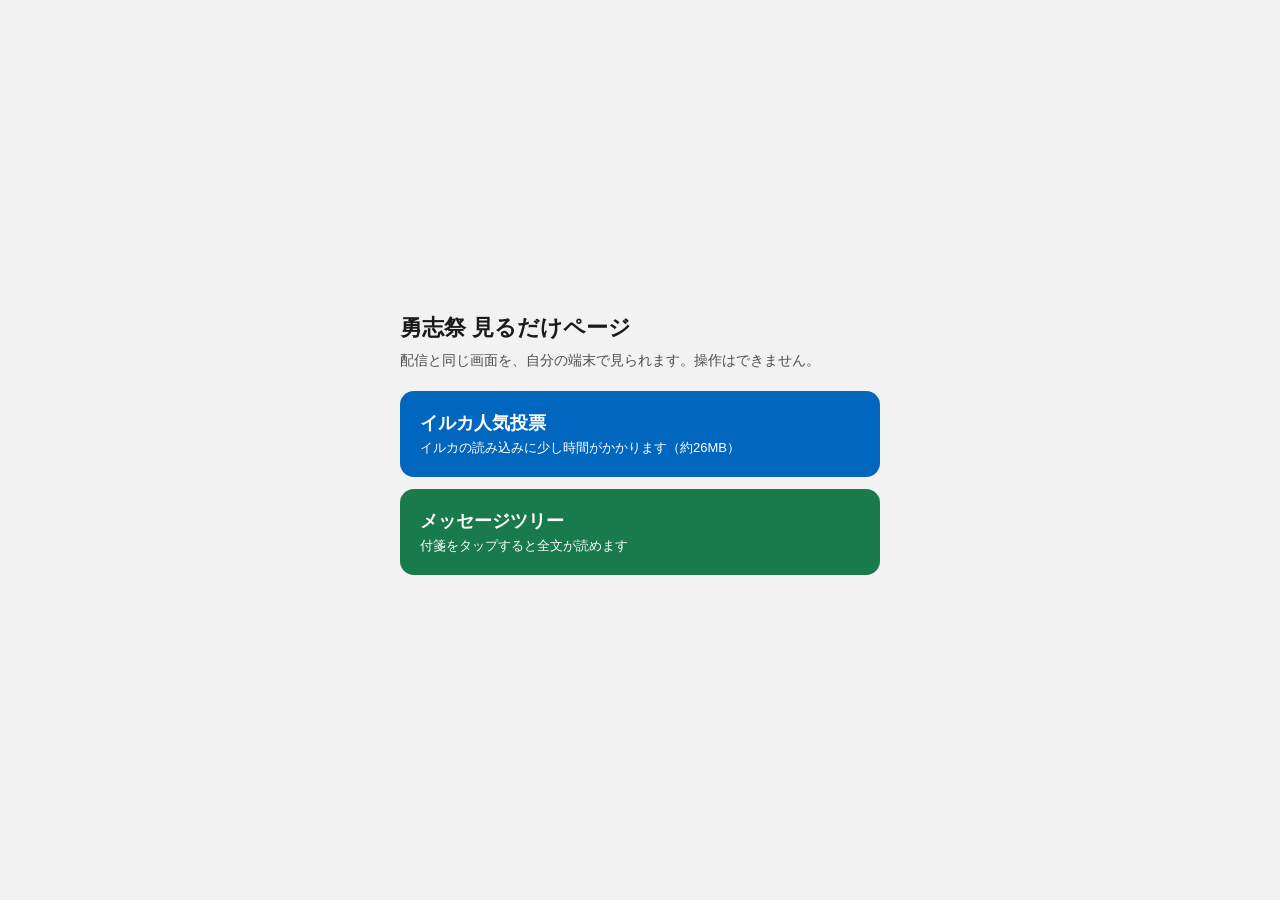
<file: index.html>
<!doctype html>
<html lang="ja">
<head>
  <meta charset="utf-8">
  <meta name="robots" content="noindex,nofollow">
  <meta name="viewport" content="width=device-width,initial-scale=1">
  <title>勇志祭 見るだけページ</title>
  <style>
    :root { --ink: #1A1A1A; --sub: #4D4D4D; --line: #CCCCCC; --bg: #F2F2F2; --blue: #0066BE; --green: #197A4B; }
    * { box-sizing: border-box; }
    body { margin: 0; min-height: 100vh; background: var(--bg); color: var(--ink);
      font-family: "Hiragino Sans", "Noto Sans JP", sans-serif; display: grid; place-items: center; padding: 24px 16px; }
    main { width: min(480px, 100%); }
    h1 { font-size: 22px; margin: 0 0 6px; }
    p { margin: 0 0 20px; color: var(--sub); font-size: 14px; line-height: 1.6; }
    a { display: block; padding: 20px; margin-bottom: 12px; border-radius: 14px; color: #fff; text-decoration: none;
      font-size: 18px; font-weight: 700; }
    a small { display: block; font-size: 13px; font-weight: 400; margin-top: 4px; }
    .dolphin { background: var(--blue); }
    .tree { background: var(--green); }
    a:focus-visible { outline: 3px solid var(--ink); outline-offset: 3px; }
  </style>
</head>
<body>
  <main>
    <h1>勇志祭 見るだけページ</h1>
    <p>配信と同じ画面を、自分の端末で見られます。操作はできません。</p>
    <a class="dolphin" href="dolphin/">イルカ人気投票<small>イルカの読み込みに少し時間がかかります（約26MB）</small></a>
    <a class="tree" href="tree/">メッセージツリー<small>付箋をタップすると全文が読めます</small></a>
  </main>
</body>
</html>
</file>
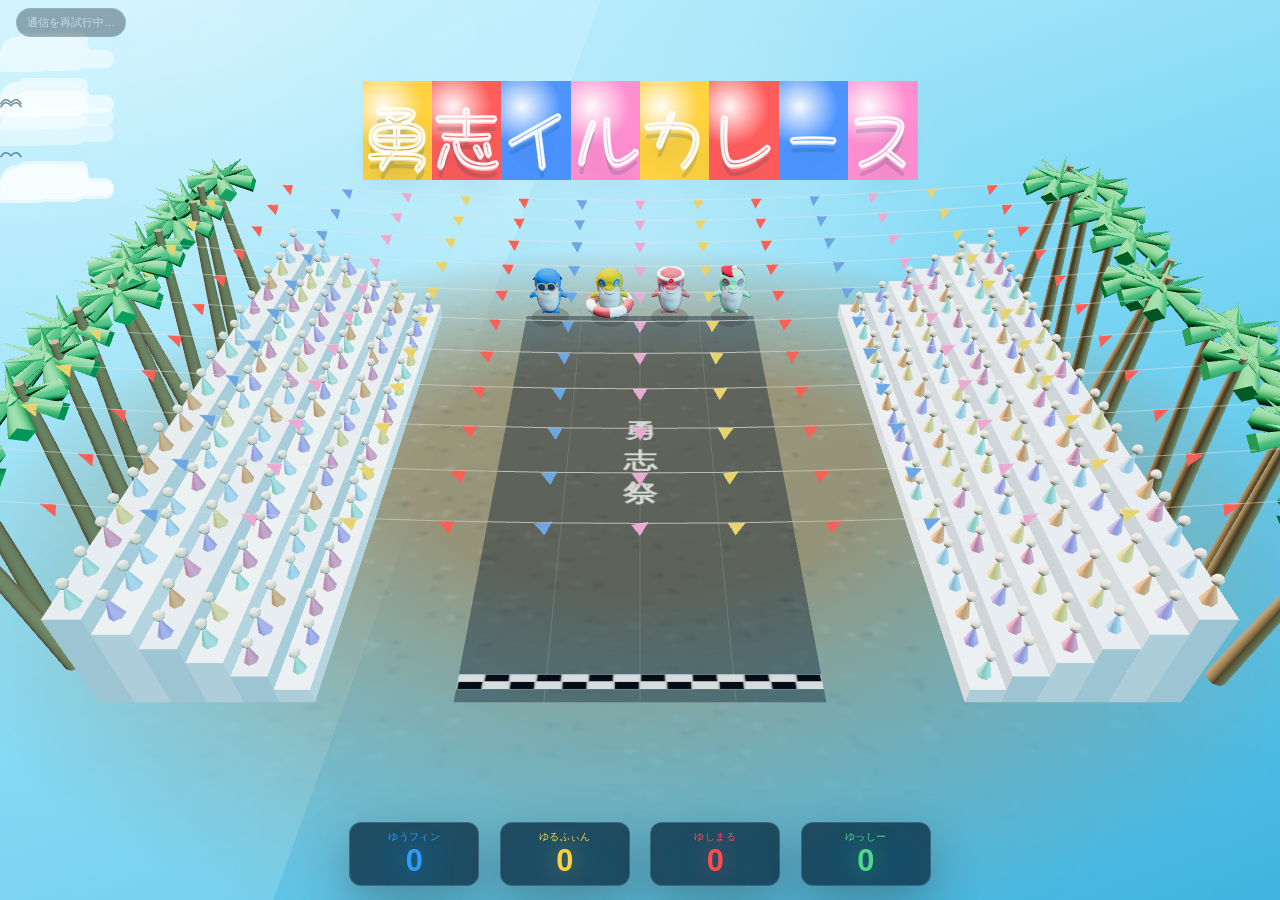
<file: dolphin/index.html>
<!doctype html>
<html lang="ja">
<head>
  <meta charset="utf-8">
  <meta name="robots" content="noindex,nofollow">
  <meta name="viewport" content="width=device-width,initial-scale=1,viewport-fit=cover">
  <meta name="theme-color" content="#061f37">
  <title>勇志イルカ投票（見るだけ）</title>
  <link rel="preconnect" href="https://fonts.googleapis.com">
  <link rel="preconnect" href="https://fonts.gstatic.com" crossorigin>
  <link href="https://fonts.googleapis.com/css2?family=Hachi+Maru+Pop&display=swap" rel="stylesheet">
  <style>
    :root {
      color-scheme: dark;
      --ink: #eefaff;
      --muted: rgba(223,244,255,.7);
      --panel: rgba(5,25,44,.68);
      --line: rgba(174,228,255,.2);
      --blue: #70d8ff;
      --pink: #ff8fd0;
    }
    * { box-sizing: border-box; }
    html, body { width: 100%; height: 100%; margin: 0; overflow: hidden; }
    body {
      font-family: -apple-system, BlinkMacSystemFont, "Hiragino Sans", "Yu Gothic", sans-serif;
      color: var(--ink);
      background:
        radial-gradient(circle at 50% 30%, rgba(255,255,255,.35), transparent 38%),
        radial-gradient(circle at 15% 0%, rgba(255,255,255,.22), transparent 30%),
        linear-gradient(160deg, #c9f2ff 0%, #7fd8f5 46%, #3fb4e0 100%);
    }
    .bg-glow {
      position: fixed; inset: 0; z-index: 0; pointer-events: none; mix-blend-mode: screen;
      background: conic-gradient(from 200deg at 50% -12%, rgba(170,232,255,.22), transparent 32%);
    }
    .bg-waves {
      position: fixed; inset: 0; z-index: 0; pointer-events: none; opacity: .4;
      background-image: repeating-linear-gradient(115deg, rgba(180,230,255,.06) 0px, rgba(180,230,255,.06) 2px, transparent 2px, transparent 64px);
      animation: waveShift 16s linear infinite;
    }
    @keyframes waveShift {
      from { background-position: 0 0; }
      to { background-position: 420px 210px; }
    }
    .bg-title {
      position: fixed; inset: 0; z-index: 1; display: flex; align-items: flex-start; justify-content: center;
      padding-top: 9vh; pointer-events: none; text-align: center;
      font-family: "Hachi Maru Pop", "Hiragino Sans", "Yu Gothic", sans-serif;
      font-size: clamp(30px, 6.5vw, 68px); font-weight: 400; letter-spacing: .02em;
      white-space: nowrap;
    }
    .bg-title span {
      display: inline-block;
      -webkit-text-stroke: 3px rgba(255,255,255,.92);
      -webkit-background-clip: text; background-clip: text; color: transparent;
      text-shadow:
        0 3px 0 rgba(255,255,255,.55),
        0 10px 0 rgba(4,60,90,.16),
        0 16px 26px rgba(4,60,90,.24);
      animation: balloonBob 3.2s ease-in-out infinite;
    }
    /* 黄・赤・青・ピンクの4色をバルーンの1文字ずつ順番に割り当て、それぞれ光沢のハイライトを乗せる */
    .bg-title span:nth-child(4n+1) { background: radial-gradient(circle at 30% 26%, rgba(255,255,255,.95), rgba(255,255,255,0) 44%), #ffd23f; animation-delay: 0s; }
    .bg-title span:nth-child(4n+2) { background: radial-gradient(circle at 30% 26%, rgba(255,255,255,.95), rgba(255,255,255,0) 44%), #ff5c5c; animation-delay: .3s; }
    .bg-title span:nth-child(4n+3) { background: radial-gradient(circle at 30% 26%, rgba(255,255,255,.95), rgba(255,255,255,0) 44%), #4d94ff; animation-delay: .6s; }
    .bg-title span:nth-child(4n)   { background: radial-gradient(circle at 30% 26%, rgba(255,255,255,.95), rgba(255,255,255,0) 44%), #ff8fd0; animation-delay: .9s; }
    @keyframes balloonBob {
      0%, 100% { transform: translateY(0) rotate(0deg); }
      50% { transform: translateY(-11px) rotate(-3deg); }
    }
    .bubbles { position: fixed; inset: 0; z-index: 1; pointer-events: none; overflow: hidden; }
    .bubble {
      position: absolute; bottom: -8%; border-radius: 50%;
      background: radial-gradient(circle at 35% 30%, rgba(255,255,255,.7), rgba(190,235,255,.15) 60%, transparent 76%);
      animation-name: bubbleRise; animation-timing-function: ease-in; animation-iteration-count: infinite;
    }
    @keyframes bubbleRise {
      0% { transform: translateY(0) translateX(0); opacity: 0; }
      12% { opacity: .85; }
      88% { opacity: .5; }
      100% { transform: translateY(-115vh) translateX(var(--drift, 24px)); opacity: 0; }
    }

    .clouds { position: fixed; inset: 0; z-index: 1; pointer-events: none; overflow: hidden; }
    .cloud {
      position: absolute; width: 90px; height: 34px; border-radius: 40px;
      background: rgba(255,255,255,.82);
      box-shadow:
        -34px 7px 0 -6px rgba(255,255,255,.78),
        32px 5px 0 -8px rgba(255,255,255,.78),
        8px -14px 0 -10px rgba(255,255,255,.7);
      filter: blur(.4px);
      animation-name: cloudDrift; animation-timing-function: linear; animation-iteration-count: infinite;
    }
    @keyframes cloudDrift {
      from { transform: translateX(-20vw) scale(var(--cloud-scale, 1)); }
      to { transform: translateX(120vw) scale(var(--cloud-scale, 1)); }
    }

    .gulls { position: fixed; inset: 0; z-index: 1; pointer-events: none; overflow: hidden; }
    .gull { position: absolute; width: 22px; height: 10px; animation-name: gullFly; animation-timing-function: linear; animation-iteration-count: infinite; }
    .gull svg { width: 100%; height: 100%; display: block; animation: gullFlap .7s ease-in-out infinite; transform-origin: center; }
    @keyframes gullFlap {
      0%, 100% { transform: scaleY(1); }
      50% { transform: scaleY(.55); }
    }
    @keyframes gullFly {
      from { transform: translateX(-8vw) translateY(0); }
      50% { transform: translateX(56vw) translateY(-18px); }
      to { transform: translateX(120vw) translateY(0); }
    }

    @media (prefers-reduced-motion: reduce) {
      .bg-waves, .bubble, .bg-title span, .cloud, .gull, .gull svg { animation: none; }
    }
    #stage { position: fixed; inset: 0; z-index: 2; width: 100%; height: 100%; display: block; }

    .topbar {
      position: fixed; z-index: 3; inset: auto 0 max(14px, env(safe-area-inset-bottom));
      display: flex; flex-direction: column; align-items: center; gap: 10px;
      pointer-events: none;
    }
    .score-row {
      display: flex; justify-content: center; align-items: center; gap: 1.6vw;
    }
    .timer {
      font-size: 12px; letter-spacing: .08em; color: var(--muted); font-variant-numeric: tabular-nums;
      padding: 5px 14px; border: 1px solid var(--line); border-radius: 999px;
      background: rgba(3,17,31,.34); backdrop-filter: blur(14px);
    }
    .timer.is-over { color: var(--pink); }
    .score {
      display: flex; flex-direction: column; align-items: center; justify-content: center; gap: 2px;
      width: clamp(84px, 11vw, 130px); min-height: 64px;
      padding: 6px 8px; border: 1px solid var(--line); border-radius: 12px;
      background: var(--panel); backdrop-filter: blur(18px) saturate(140%);
      box-shadow: 0 18px 50px rgba(0,0,0,.28);
    }
    .score .label {
      font-size: 10px; letter-spacing: .04em; color: var(--muted);
      white-space: normal; text-align: center; line-height: 1.25;
      display: -webkit-box; -webkit-line-clamp: 2; -webkit-box-orient: vertical; overflow: hidden;
    }
    .score .count { font-size: clamp(20px, 2.4vw, 32px); line-height: 1; font-weight: 800; font-variant-numeric: tabular-nums; }
    .score .label, .score .count { color: var(--score-color, var(--ink)); }
    .score .count { text-shadow: 0 0 24px var(--score-glow, transparent); }
    @media (max-width: 720px) {
      .score { width: clamp(66px, 20vw, 96px); min-height: 56px; }
      .score .count { font-size: clamp(18px, 5vw, 26px); }
      .score .label { font-size: 8px; }
      .score-row { gap: 1.2vw; }
    }

    .goal-btn {
      position: fixed; z-index: 4; right: max(6px, env(safe-area-inset-right)); top: max(6px, env(safe-area-inset-top));
      width: 12px; height: 12px; padding: 0; border: none; border-radius: 50%;
      background: rgba(255,255,255,.22); cursor: pointer;
    }
    .goal-btn:hover { background: rgba(255,255,255,.4); }
    /* ファイナルレース操作用の極小ボタン（H=隠す/表示、G長押し=レース開始と同じ働き） */
    .goal-btn.hide-btn { right: calc(max(6px, env(safe-area-inset-right)) + 20px); }
    .goal-btn.race-btn { right: calc(max(6px, env(safe-area-inset-right)) + 42px); }
    .goal-btn.is-holding { background: rgba(255,255,255,.75); }
    /* 操作キーの文字を点の中に小さく表示する（観客には目立たない薄さ） */
    .goal-btn.key-btn {
      width: 16px; height: 16px; top: calc(max(6px, env(safe-area-inset-top)) - 2px);
      font: 700 10px/16px -apple-system, BlinkMacSystemFont, sans-serif; color: rgba(255,255,255,.75); text-align: center;
    }
    .goal-btn.key-btn.is-holding { color: #061f37; }

    /* ファイナルレースの大きな告知（ラストスパート投票中／カウントダウン／優勝） */
    .finale-banner {
      position: fixed; z-index: 5; left: 50%; top: 42%; transform: translate(-50%, -50%) scale(.9);
      max-width: calc(100vw - 32px); padding: .2em .7em; border-radius: 999px; text-align: center;
      font-family: "Hachi Maru Pop", "Hiragino Sans", "Yu Gothic", sans-serif;
      font-size: clamp(28px, 5.4vw, 64px); line-height: 1.25; color: #fff;
      background: rgba(6,31,55,.72);
      text-shadow: 0 4px 0 rgba(6,31,55,.45);
      white-space: nowrap; pointer-events: none; opacity: 0; transition: opacity .25s ease, transform .25s ease;
    }
    .finale-banner.is-visible { opacity: 1; transform: translate(-50%, -50%) scale(1); }
    .finale-banner.is-small { top: auto; bottom: clamp(132px, 24vh, 180px); transform: translate(-50%, 0); font-size: clamp(18px, 2.6vw, 30px); }
    /* 結果発表はゴール付近（画面下）にイルカがいるので、上側に出す */
    .finale-banner.is-top { top: 30%; font-size: clamp(22px, 3.6vw, 44px); }
    .finale-banner.is-countdown { font-size: clamp(56px, 12vw, 150px); background: transparent; text-shadow: 0 6px 0 rgba(6,31,55,.55), 0 0 30px rgba(6,31,55,.5); }

    .status { position: fixed; z-index: 4; left: 16px; bottom: 16px; font-size: 11px; color: var(--muted); padding: 6px 10px; border: 1px solid var(--line); border-radius: 999px; background: rgba(3,17,31,.34); }

    .speech-bubble {
      position: fixed; z-index: 6; left: 0; top: 0; transform: translate(-50%, calc(-100% - 14px));
      width: max-content; max-width: min(220px, calc(100vw - 32px)); padding: 8px 12px; border-radius: 14px;
      background: #fff; color: #123047; font-size: 13px; font-weight: 700;
      text-align: center; line-height: 1.3; box-shadow: 0 6px 18px rgba(0,0,0,.25);
      pointer-events: none; opacity: 0; transition: opacity .25s ease; white-space: normal; word-break: break-word;
    }
    .speech-bubble::after {
      content: ''; position: absolute; left: 50%; bottom: -8px; transform: translateX(-50%);
      border-width: 8px 7px 0 7px; border-style: solid; border-color: #fff transparent transparent transparent;
    }
    .speech-bubble.is-visible { opacity: 1; }
    .error { position: fixed; z-index: 8; left: 50%; top: 50%; transform: translate(-50%,-50%); width: min(560px,calc(100vw - 32px)); padding: 20px; border: 1px solid rgba(255,150,150,.3); border-radius: 16px; background: rgba(45,8,16,.9); display: none; }
    .error.is-visible { display: block; }
    .is-viewer .goal-btn, .is-viewer .timer { display: none; }
    /* 生徒のスマホ（縦持ち）: 4枚の得票カードを画面幅に収め、状態表示はカードと重ならない上に置く */
    .is-viewer .status { bottom: auto; top: max(8px, env(safe-area-inset-top)); }
    @media (max-width: 720px) {
      .is-viewer .score-row { width: 100vw; padding: 0 16px; gap: 6px; box-sizing: border-box; }
      .is-viewer .score { flex: 1 1 0; width: auto; min-width: 0; }
    }
  </style>
  <script src="viewer-config.js"></script>
</head>
<body>
  <div class="bg-glow"></div>
  <div class="bg-waves"></div>
  <div class="bg-title"><span>勇</span><span>志</span><span>イ</span><span>ル</span><span>カ</span><span>レ</span><span>ー</span><span>ス</span></div>
  <div class="bubbles" id="bubbles"></div>
  <div class="clouds" id="clouds"></div>
  <div class="gulls" id="gulls"></div>
  <canvas id="stage" aria-label="勇志イルカ投票モニター"></canvas>

  <header class="topbar">
    <div class="score-row">
      <div class="score" id="score-blue_logo">
        <div class="label" id="label-blue_logo"></div>
        <div class="count" id="count-blue_logo">0</div>
      </div>
      <div class="score" id="score-blue_manga">
        <div class="label" id="label-blue_manga"></div>
        <div class="count" id="count-blue_manga">0</div>
      </div>
      <div class="score" id="score-pink_logo">
        <div class="label" id="label-pink_logo"></div>
        <div class="count" id="count-pink_logo">0</div>
      </div>
      <div class="score" id="score-pink_manga">
        <div class="label" id="label-pink_manga"></div>
        <div class="count" id="count-pink_manga">0</div>
      </div>
    </div>
    <div class="timer" id="timer">投票終了まで --:--:--</div>
  </header>
  <div class="finale-banner" id="finale-banner" aria-live="polite"></div>

  <div class="status" id="status">集計待機中…</div>
  <div class="speech-bubble" id="speech-bubble"></div>
  <div class="error" id="error" role="alert"></div>

  <script defer src="app.js"></script>
</body>
</html>
</file>
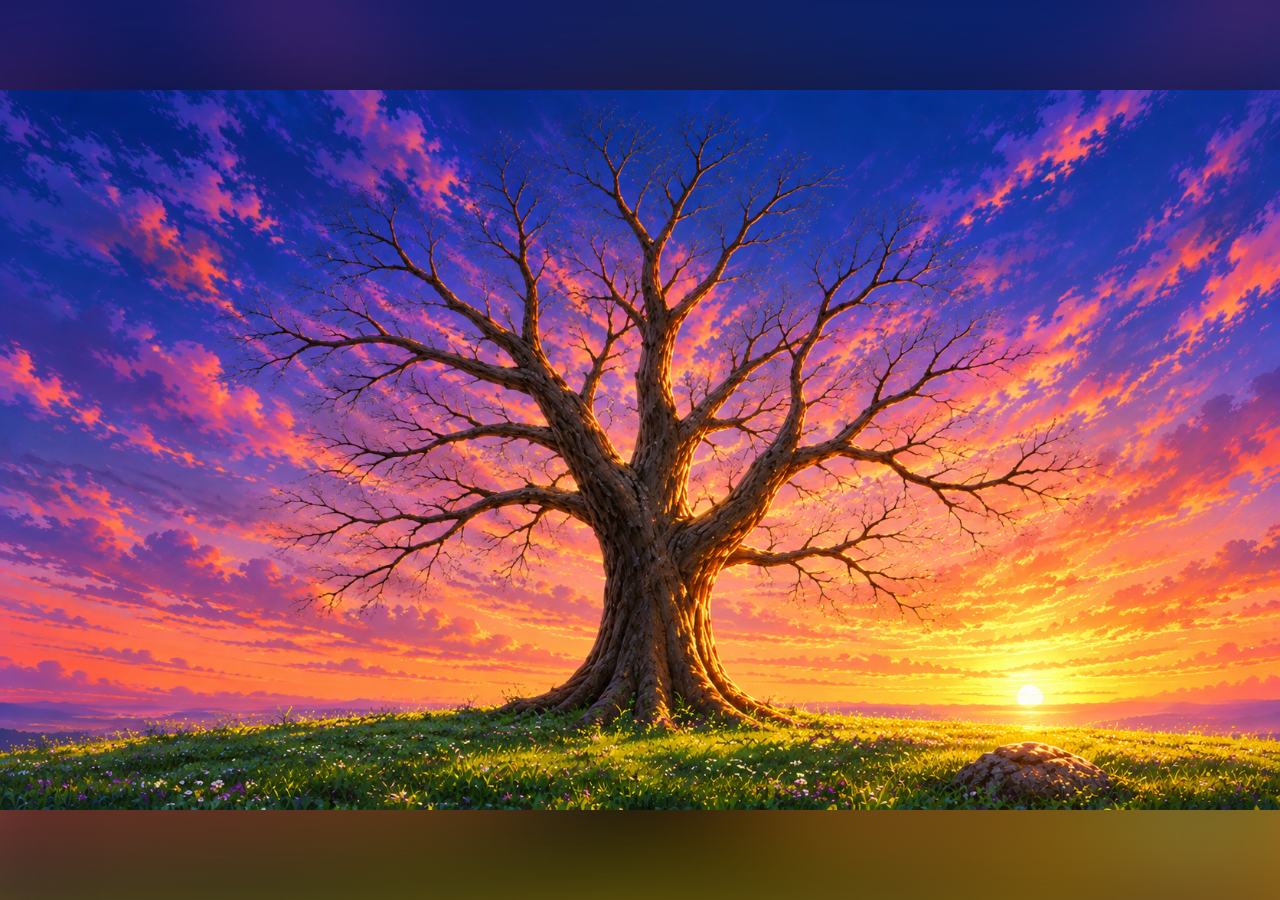
<file: tree/index.html>
<!doctype html>
<html lang="ja">
  <head>
    <meta charset="UTF-8" />
  <meta name="robots" content="noindex,nofollow">
    <meta name="viewport" content="width=device-width, initial-scale=1.0" />
    <title>成長する寄せ書きツリー</title>
    <link rel="preconnect" href="https://fonts.googleapis.com" />
    <link rel="preconnect" href="https://fonts.gstatic.com" crossorigin />
    <link
      href="https://fonts.googleapis.com/css2?family=Shippori+Mincho:wght@500;700&family=Zen+Kaku+Gothic+New:wght@400;500;700&display=swap"
      rel="stylesheet"
    />
    <link rel="stylesheet" href="css/style.css" />
  </head>
  <body data-viewer="1">
    <p class="rotate-hint" aria-live="polite">スマホを横にすると、木が大きく見えます</p>
    <aside class="tenji-panel" hidden><p class="tenji-panel-title">メッセージを書こう</p><img src="assets/form-qr.png" alt="メッセージを書くフォームのQRコード" width="228" height="228" /><p class="tenji-panel-caption">スマホで読み取って投稿すると<br />この木に葉っぱが増えます</p></aside>
    <div class="app">
      <div class="tree-stage-wrap">
        <div class="tree-backdrop">
          <img class="tree-bg backdrop-layer time-layer" data-time-layer="morning" src="assets/tree-morning.png" alt="" />
          <img class="tree-bg backdrop-layer time-layer" data-time-layer="midday" src="assets/tree-midday.png" alt="" />
          <img class="tree-bg backdrop-layer time-layer" data-time-layer="afternoon" src="assets/tree-afternoon.png" alt="" />
          <img class="tree-bg backdrop-layer time-layer" data-time-layer="evening" src="assets/tree-evening.png" alt="" />
        </div>
        <div class="tree-frame">
          <img class="tree-bg time-layer" data-time-layer="morning" src="assets/tree-morning.png" alt="" />
          <img class="tree-bg time-layer" data-time-layer="midday" src="assets/tree-midday.png" alt="" />
          <img class="tree-bg time-layer" data-time-layer="afternoon" src="assets/tree-afternoon.png" alt="" />
          <img class="tree-bg time-layer" data-time-layer="evening" src="assets/tree-evening.png" alt="" />
          <div class="sticky-layer"></div>
          <div class="card-layer"></div>
          <!-- Always-on replay ticker (js/messageTicker.js): cycles every submitted
               message oldest-first so it can be read again, independent of the
               tree canopy above. The leaf travels between its real anchor on
               the tree and the fixed card position below (js/main.js), so it
               lives directly in .tree-frame rather than inside .message-ticker. -->
          <span class="ticker-travel-leaf" data-phase="idle" aria-hidden="true">
            <span class="sticky-visual" data-variant="oval-a"></span>
          </span>
          <div class="message-ticker" data-phase="idle" aria-hidden="true">
            <div class="ticker-card"></div>
          </div>
        </div>
      </div>
    </div>

    <div class="modal">
      <div class="modal-card">
        <button type="button" class="modal-close" aria-label="閉じる">×</button>
        <p class="modal-message"></p>
      </div>
    </div>

    <script defer src="js/app.js"></script>
  </body>
</html>
</file>
<file: tree/css/style.css>
/* Palette sampled from assets/stage-*.png (sky, horizon, bark, foliage). */
:root {
  --sky-deep: #241648;
  --sky-violet: #4a2f78;
  --horizon-gold: #f0a83a;
  --sun-glow: #ffe27a;
  --bark-brown: #3a2a22;
  --foliage-green: #5f7a2e;
  --blossom-pink: #e7b6c4;
  --cream: #fdf6e8;
  --ink: #3a2a1f;
  --amber-glass: rgba(255, 205, 130, 0.22);
  --amber-border: rgba(255, 214, 140, 0.65);
  --glow-warm: rgba(255, 214, 140, 0.55);

  --font-ui: "Zen Kaku Gothic New", system-ui, sans-serif;
  --font-message: "Shippori Mincho", serif;

  --duration-stage: 0.8s;
  --duration-settle: 1.2s;
}

@media (prefers-reduced-motion: reduce) {
  :root {
    --duration-stage: 0.01s;
    --duration-settle: 0.01s;
  }

  .sticky-visual[data-sway="true"] {
    animation: none;
  }
}

* {
  box-sizing: border-box;
}

html,
body {
  margin: 0;
  height: 100%;
  font-family: var(--font-ui);
  color: var(--ink);
}

.app {
  position: relative;
  width: 100vw;
  height: 100vh;
  overflow: hidden;
  background: linear-gradient(180deg, var(--sky-deep) 0%, var(--sky-violet) 45%, var(--horizon-gold) 100%);
  transition: background var(--duration-stage) ease;
}

/*
 * Stage-driven ambient effects (message-count milestones from js/stageConfig.js,
 * applied via js/main.js `applyStage`). The background art itself never
 * changes; only the sky warmth and sticky vividness intensify as the tree
 * fills in. This is a deliberate design progression, not measured from the
 * reference art (the 6 stage-*.png share nearly the same sky).
 */
.app[data-stage="1"] {
  --sky-deep: #241648;
  --sky-violet: #4a2f78;
  --horizon-gold: #f0a83a;
  --sticky-saturate: 1;
  --sticky-glow-blur: 14px;
  --sticky-glow-spread: 4px;
}

.app[data-stage="2"] {
  --sky-deep: #28184c;
  --sky-violet: #543278;
  --horizon-gold: #f3ae42;
  --sticky-saturate: 1.07;
  --sticky-glow-blur: 15.2px;
  --sticky-glow-spread: 4.6px;
}

.app[data-stage="3"] {
  --sky-deep: #2d1a50;
  --sky-violet: #5d3579;
  --horizon-gold: #f6b54a;
  --sticky-saturate: 1.14;
  --sticky-glow-blur: 16.4px;
  --sticky-glow-spread: 5.2px;
}

.app[data-stage="4"] {
  --sky-deep: #311b54;
  --sky-violet: #673979;
  --horizon-gold: #f9bb51;
  --sticky-saturate: 1.21;
  --sticky-glow-blur: 17.6px;
  --sticky-glow-spread: 5.8px;
}

.app[data-stage="5"] {
  --sky-deep: #361d58;
  --sky-violet: #703c7a;
  --horizon-gold: #fcc259;
  --sticky-saturate: 1.28;
  --sticky-glow-blur: 18.8px;
  --sticky-glow-spread: 6.4px;
}

.app[data-stage="6"] {
  --sky-deep: #3a1f5c;
  --sky-violet: #7a3f7a;
  --horizon-gold: #ffc861;
  --sticky-saturate: 1.35;
  --sticky-glow-blur: 20px;
  --sticky-glow-spread: 7px;
}

/* Brief flash the instant a stage threshold is crossed. */
.stage-flash {
  position: absolute;
  inset: 0;
  pointer-events: none;
  background: radial-gradient(circle at 50% 30%, var(--glow-warm), transparent 70%);
  opacity: 0;
  transition: opacity 0.6s ease;
  z-index: 30;
}

.stage-flash.active {
  opacity: 1;
  transition: opacity 0.25s ease-out;
}

.tree-stage-wrap {
  position: absolute;
  inset: 0;
  display: grid;
  place-items: center;
  overflow: hidden;
}

/* Fills the letterbox margins around .tree-frame with a soft blurred echo
   of the same artwork, so a landscape tablet doesn't show bare gradient. */
.tree-backdrop {
  position: absolute;
  inset: 0;
}

.backdrop-layer {
  transform: scale(1.15);
  filter: blur(48px) brightness(0.65) saturate(1.15);
}

/*
 * Locked to the artwork's native 1672:940 ratio so branch_anchors.json's
 * percentage coordinates always land on the same spot in the painting,
 * whether the viewport is a landscape tablet or a portrait phone.
 */
.tree-frame {
  position: relative;
  aspect-ratio: 1672 / 940;
  width: min(100%, calc(100vh * 1672 / 940));
  max-height: 100%;
  box-shadow: 0 0 80px 20px rgba(0, 0, 0, 0.35);
}

.tree-bg {
  position: absolute;
  inset: 0;
  width: 100%;
  height: 100%;
  object-fit: cover;
}

/*
 * Four stacked copies of the tree art (morning/midday/afternoon/evening),
 * one per js/timeOfDay.js TIME_BUCKETS id. js/main.js sets each layer's
 * opacity directly (a continuous 0-1 blend, not just an on/off toggle), so
 * this transition only smooths the jump between periodic updates.
 */
.time-layer {
  opacity: 0;
  transition: opacity var(--duration-time, 1.2s) linear;
}

.time-layer[data-time-layer="morning"] {
  opacity: 1;
}

.sticky-layer {
  position: absolute;
  inset: 0;
}

/*
 * Each sticky is authored in a local coordinate space 40px wide (matching
 * the clip-path shapes below), then scaled as a whole via `transform:
 * scale()` so the clip-path stays correctly proportioned at any final size:
 *  - --frame-scale: global, recomputed on resize (js/leafScale.js) so the
 *    leaf stays the same physical size relative to the artwork at any
 *    viewport width.
 *  - --leaf-unit-scale: per-message, fixed at creation (record.leafWidth /
 *    BASE_STICKY_WIDTH_PX from js/stickyVisuals.js), giving each leaf its
 *    own measured size within the depth-based range (js/stickyVisuals.js
 *    DEPTH_WIDTH_RANGES).
 *  - --leaf-count-scale: global, shrinks every leaf together once the tree
 *    holds more messages than fit at full size (js/leafScale.js
 *    computeCountScale, set in js/main.js applyDensity).
 * Leaves use a 40x38 box (the maple silhouette below is close to square);
 * flowers use a 40x40 box.
 */
.sticky {
  position: absolute;
  transform: translate(-50%, -50%) rotate(var(--leaf-rotation, 0deg))
    scale(calc(var(--frame-scale, 1) * var(--leaf-unit-scale, 1) * var(--leaf-count-scale, 1)));
  border: none;
  cursor: pointer;
  display: flex;
  align-items: center;
  justify-content: center;
  font-size: 10px;
  filter: saturate(var(--sticky-saturate, 1)) brightness(var(--sunlit-brightness, 1))
    drop-shadow(0 0 var(--sunlit-glow, 0px) rgba(255, 210, 100, 0.75));
  transition: filter var(--duration-stage) ease;
}

.sticky[data-kind="leaf"] {
  width: 40px;
  height: 38px;
}

.sticky[data-kind="flower"] {
  width: 40px;
  height: 40px;
}

/*
 * Holds the silhouette/color/opacity/sway that used to live directly on
 * `.sticky`. Split out (GPT-5.5, 2026-09-08) so the wind-sway `rotate`
 * animation below has its own element to animate, independent of
 * `.sticky`'s own transform (position + base rotation + scale). Only
 * created once a card finalizes into a sticky (js/main.js finalizeSticky) --
 * the card/settling phase never had a clip-path either, so this isn't a
 * behavior change there.
 *
 * box-shadow also lives here rather than on `.sticky`: box-shadow is clipped
 * to an element's own clip-path, so keeping it on the un-clipped `.sticky`
 * made the glow render as a plain rectangle behind the leaf instead of
 * following its silhouette.
 */
.sticky-visual {
  position: absolute;
  inset: 0;
  display: block;
  background: linear-gradient(135deg, var(--leaf-color, var(--foliage-green)) 60%, var(--horizon-gold) 140%);
  opacity: var(--sticky-opacity, 1);
  box-shadow: 0 0 var(--sticky-glow-blur, 14px) var(--sticky-glow-spread, 4px) var(--glow-warm),
    0 3px 8px rgba(30, 15, 5, 0.35);
  transition: box-shadow var(--duration-stage) ease;
}

.sticky-visual[data-sway="true"] {
  transform-origin: 50% 50%;
  animation: leaf-sway var(--sway-period, 9s) ease-in-out infinite;
  animation-delay: var(--sway-delay, 0s);
}

/*
 * Hundreds of small leaves (js/leafScale.js isDenseCount): per-leaf sway,
 * glow and filters cost far more than they show at that size, so drop them
 * to keep a long-running exhibit display smooth.
 */
.app[data-dense="true"] .sticky {
  filter: none;
}

.app[data-dense="true"] .sticky-visual {
  animation: none;
  box-shadow: none;
}

/* Non-symmetric so the sway reads as wind rather than a metronome. */
@keyframes leaf-sway {
  0%,
  100% {
    transform: rotate(calc(var(--sway-angle, 1deg) * -0.35));
  }
  32% {
    transform: rotate(var(--sway-angle, 1deg));
  }
  68% {
    transform: rotate(calc(var(--sway-angle, 1deg) * -0.7));
  }
}

/*
 * Center color (--leaf-color) is never altered by lighting (GPT-5.5's
 * 2026-09-08 review: hue-blending toward gold eroded the very distinctness
 * the venue palette exists for). The sunset catches a leaf as a brightness
 * lift + warm glow layered on top of its own color instead.
 */
.sticky[data-sunlit="true"],
.card.settling[data-sunlit="true"] {
  --sunlit-brightness: 1.15;
  --sunlit-glow: 5px;
}

.sticky:hover,
.sticky:focus-visible {
  transform: translate(-50%, -50%) rotate(var(--leaf-rotation, 0deg))
    scale(calc(var(--frame-scale, 1) * var(--leaf-unit-scale, 1) * var(--leaf-count-scale, 1) * 1.2));
  z-index: 5;
}

.sticky:hover .sticky-visual,
.sticky:focus-visible .sticky-visual {
  box-shadow: 0 0 calc(var(--sticky-glow-blur, 14px) * 1.4) calc(var(--sticky-glow-spread, 4px) * 1.4) var(--glow-warm),
    0 4px 10px rgba(30, 15, 5, 0.4);
}

/*
 * Japanese maple (イロハモミジ) silhouette, replacing the previous 3
 * unlobed entire-margin shapes (Mishima spec 2026-09-08) with a 7-lobed,
 * serrated-margin outline (Mishima request 2026-09-09, matched to a
 * supplied reference photo). Traced directly from that reference image
 * (contour-extracted, simplified to 40 vertices) rather than hand-drawn, so
 * the lobes/sinuses/stem curl are the real photo's, not an approximation.
 * All 3 variant slots share this one outline (still chosen per-message via
 * js/stickyVisuals.js getStickyVariant, so the selector/variety machinery
 * is untouched) -- color/size/rotation/depth already carry the per-leaf
 * variety, and the reference was specific enough that inventing 3 different
 * silhouettes risked drifting from it. Drawn in the 40x38 box above
 * (previously 40x20 -- a 7-lobed palmate leaf needs a roughly square box,
 * not a flattened wide one), stem-to-tip running top-to-bottom.
 */
.sticky-visual[data-variant="oval-a"],
.sticky-visual[data-variant="oval-b"],
.sticky-visual[data-variant="heart"] {
  clip-path: path(
    "M 15.61 0.79 L 17.99 3.17 L 20.37 6.61 L 23.32 14.49 L 26.44 9.07 L 30.70 3.99 L 31.61 10.88 L 29.97 19.00 L 34.81 16.38 L 39.40 14.82 L 36.36 21.21 L 32.02 25.64 L 38.01 26.22 L 37.19 27.12 L 34.81 28.84 L 31.20 30.24 L 28.65 30.65 L 23.40 30.40 L 25.29 34.34 L 26.85 35.73 L 29.39 36.64 L 29.31 37.21 L 26.69 36.31 L 24.80 34.67 L 22.67 30.40 L 18.81 32.86 L 14.96 34.18 L 10.85 34.42 L 7.41 33.60 L 12.58 30.32 L 5.60 27.94 L 0.60 23.84 L 5.36 23.18 L 10.77 23.27 L 6.10 17.44 L 4.37 13.67 L 3.55 10.39 L 9.13 12.77 L 14.87 16.54 L 14.55 8.66 L 15.61 0.79 Z"
  );
}

/* Only the 3 leaf variants have a midrib -- "flower" never matches these selectors. */
.sticky-visual[data-variant="oval-a"]::after,
.sticky-visual[data-variant="oval-b"]::after,
.sticky-visual[data-variant="heart"]::after {
  content: "";
  position: absolute;
  background: rgba(0, 0, 0, 0.18);
}

/* Stem-to-tip runs top-to-bottom now, so the midrib is vertical. */
.sticky-visual[data-variant="oval-a"]::after,
.sticky-visual[data-variant="oval-b"]::after,
.sticky-visual[data-variant="heart"]::after {
  left: 50%;
  top: 3px;
  bottom: 6px;
  width: 1px;
}

.sticky-visual[data-variant="flower"] {
  clip-path: path(
    "M20 4 C24 4 26 8 24 12 C28 8 32 10 32 14 C32 18 28 20 24 18 C26 22 24 26 20 26 C16 26 14 22 16 18 C12 20 8 18 8 14 C8 10 12 8 16 12 C14 8 16 4 20 4 Z"
  );
}

.card-layer {
  position: absolute;
  inset: 0;
  pointer-events: none;
}

.card {
  position: absolute;
  left: 50%;
  top: 32%;
  transform: translate(-50%, -50%);
  width: 170px;
  padding: 14px;
  border-radius: 12px;
  font-family: var(--font-message);
  font-size: 13px;
  line-height: 1.5;
  color: var(--ink);
  background: linear-gradient(160deg, rgba(255, 246, 224, 0.94), rgba(255, 220, 170, 0.8));
  backdrop-filter: blur(10px) saturate(150%);
  -webkit-backdrop-filter: blur(10px) saturate(150%);
  border: 1px solid var(--amber-border);
  box-shadow: 0 8px 24px rgba(20, 8, 30, 0.4), 0 0 30px var(--glow-warm);
  transition: left var(--duration-settle) ease, top var(--duration-settle) ease, width var(--duration-settle) ease,
    height var(--duration-settle) ease, padding var(--duration-settle) ease,
    border var(--duration-settle) ease, border-radius var(--duration-settle) ease,
    font-size var(--duration-settle) ease, background var(--duration-settle) ease,
    box-shadow var(--duration-settle) ease, transform var(--duration-settle) ease,
    backdrop-filter var(--duration-settle) ease, filter var(--duration-settle) ease;
}

/*
 * Settles toward the exact same width/height/transform formula `.sticky`
 * uses (js/leafScale.js's --frame-scale * --leaf-unit-scale), using the
 * --leaf-color/--leaf-rotation set at spawn time (js/main.js spawnCard()).
 * By the time this transition ends, position/color/rotation/scale/shadow/
 * filter already match the sticky it becomes -- only the silhouette is left
 * to swap (organic blob -> precise clip-path), done instantly in
 * finalizeSticky() so it reads as a detail refinement rather than a jarring
 * swap.
 */
.card.settling {
  width: 40px;
  height: 38px;
  padding: 0;
  border: none;
  border-radius: 50%;
  font-size: 0;
  backdrop-filter: none;
  -webkit-backdrop-filter: none;
  transform: translate(-50%, -50%) rotate(var(--leaf-rotation, 0deg))
    scale(calc(var(--frame-scale, 1) * var(--leaf-unit-scale, 1) * var(--leaf-count-scale, 1)));
  background: linear-gradient(135deg, var(--leaf-color, var(--foliage-green)) 60%, var(--horizon-gold) 140%);
  filter: saturate(var(--sticky-saturate, 1)) brightness(var(--sunlit-brightness, 1))
    drop-shadow(0 0 var(--sunlit-glow, 0px) rgba(255, 210, 100, 0.75));
  box-shadow: 0 0 var(--sticky-glow-blur, 14px) var(--sticky-glow-spread, 4px) var(--glow-warm),
    0 3px 8px rgba(30, 15, 5, 0.35);
}

.card.settling[data-kind="flower"] {
  height: 40px;
}

/*
 * Always-on replay ticker (js/messageTicker.js): cycles every submitted
 * message, oldest first, so it can be read again any number of times -
 * separate from the tree canopy above (Mishima spec, 2026-09-09). The card
 * displays near the trunk base ("木の幹と根の間"), well below the lowest
 * canopy anchor (js/branchAnchors.js CANOPY_POINTS tops out at y=66.7%) so it
 * never competes with a real leaf for the same spot.
 *
 * `.ticker-card` is its own style (not `.card`): a GPT-5.5 review of the
 * first cut flagged reusing `.card` here as fragile (it would inherit any
 * future travel/settle-only changes), and Mishima separately asked for this
 * replay card to read as visually distinct from a brand-new-message card
 * anyway - the "これまでの投稿" pill below is that distinction, plus a
 * cooler/quieter palette than `.card`'s warm amber.
 *
 * `.ticker-travel-leaf` (Mishima, 2026-09-09 follow-up: "葉っぱがついている
 * 場所から飛び出てきてまたそこに戻っていく") lives directly in `.tree-frame`,
 * not inside `.message-ticker`, because its `left`/`top` move between two
 * points in that same %-coordinate space: the message's own real anchor on
 * the tree (js/main.js reads `record.anchor`, the exact spot messageStore.js
 * settled it at) and the fixed display point the card sits at. js/main.js
 * drives left/top/opacity/transform directly (no CSS `[data-phase]` opacity
 * rule) so the "jump to the start point instantly, then transition to the
 * target" two-step (same pattern as `.card`'s own travel in spawnCard())
 * can't race a CSS-driven target state. `data-phase` here only swaps the
 * easing curve for the return trip. Reuses the exact `.sticky-visual` maple
 * silhouette as its one child.
 */
.message-ticker {
  position: absolute;
  left: 50%;
  top: 76%;
  width: 0;
  height: 0;
  pointer-events: none;
  z-index: 4;
}

.ticker-travel-leaf {
  position: absolute;
  width: 40px;
  height: 38px;
  opacity: 0;
  transform: translate(-50%, -50%) scale(0.45);
  /* opacity matches the 1s travel duration (not a quick 0.3s fade) so the
     leaf stays visible for the whole trip instead of vanishing/appearing
     within the first ~300ms of a much longer move (caught via
     getComputedStyle sampling during manual verification, 2026-09-09). */
  transition: left 1s ease-out, top 1s ease-out, transform 1s ease-out, opacity 1s ease-out;
  pointer-events: none;
  z-index: 4;
}

.ticker-travel-leaf[data-phase="leaf-out"] {
  transition-timing-function: ease-in;
}

.ticker-card {
  position: absolute;
  left: 50%;
  top: 50%;
  width: 170px;
  padding: 24px 14px 14px;
  border-radius: 12px;
  font-family: var(--font-message);
  font-size: 13px;
  line-height: 1.5;
  color: var(--ink);
  text-align: center;
  background: linear-gradient(160deg, rgba(250, 252, 246, 0.95), rgba(222, 238, 222, 0.85));
  backdrop-filter: blur(10px) saturate(140%);
  -webkit-backdrop-filter: blur(10px) saturate(140%);
  border: 1px solid rgba(92, 150, 112, 0.4);
  box-shadow: 0 6px 18px rgba(20, 30, 15, 0.3);
  opacity: 0;
  transform: translate(-50%, -50%) scale(0.82);
  transition: opacity var(--duration-stage) ease, transform var(--duration-stage) ease;
}

/* Content (not a real child node) so js/main.js's plain `textContent =` on
   `.ticker-card` never has to preserve/re-insert a label element. */
.ticker-card::before {
  content: "これまでの投稿";
  position: absolute;
  left: 10px;
  top: 8px;
  font-size: 10px;
  color: rgba(45, 78, 62, 0.85);
  background: rgba(230, 246, 235, 0.9);
  border: 1px solid rgba(92, 150, 112, 0.35);
  border-radius: 999px;
  padding: 2px 7px;
}

.message-ticker[data-phase="card"] .ticker-card {
  opacity: 1;
  transform: translate(-50%, -50%) scale(1);
}

.modal {
  position: fixed;
  inset: 0;
  display: none;
  align-items: center;
  justify-content: center;
  background: rgba(10, 6, 20, 0.55);
  z-index: 50;
}

.modal.open {
  display: flex;
}

.modal-card {
  position: relative;
  max-width: 80vw;
  max-height: 70vh;
  overflow: auto;
  padding: 28px 32px;
  border-radius: 20px;
  font-family: var(--font-message);
  font-size: 19px;
  line-height: 1.8;
  color: var(--ink);
  white-space: pre-wrap;
  background: linear-gradient(160deg, rgba(255, 246, 224, 0.92), rgba(255, 220, 170, 0.75));
  backdrop-filter: blur(18px) saturate(160%);
  -webkit-backdrop-filter: blur(18px) saturate(160%);
  border: 1px solid var(--amber-border);
  box-shadow: 0 12px 40px rgba(20, 8, 30, 0.45), 0 0 60px var(--glow-warm);
}

.modal-close {
  position: absolute;
  top: 10px;
  right: 12px;
  border: none;
  background: none;
  font-family: var(--font-ui);
  font-size: 20px;
  color: var(--ink);
  cursor: pointer;
  transition: transform 0.15s ease;
}

.modal-close:hover {
  transform: scale(1.15);
}

.sheet-settings {
  position: fixed;
  top: 14px;
  left: 14px;
  display: flex;
  gap: 8px;
  align-items: center;
  padding: 8px 12px;
  border-radius: 999px;
  font-family: var(--font-ui);
  font-size: 12px;
  color: var(--ink);
  background: var(--amber-glass);
  backdrop-filter: blur(10px);
  -webkit-backdrop-filter: blur(10px);
  border: 1px solid var(--amber-border);
  box-shadow: 0 4px 16px rgba(20, 8, 30, 0.25);
  z-index: 40;
}

.sheet-url-input {
  font-family: var(--font-ui);
  font-size: 12px;
  padding: 4px 8px;
  border-radius: 999px;
  border: 1px solid var(--amber-border);
  background: rgba(255, 255, 255, 0.5);
  color: var(--ink);
  outline: none;
}

.sheet-url-save {
  font-family: var(--font-ui);
  font-size: 12px;
  padding: 4px 12px;
  border-radius: 999px;
  border: none;
  background: var(--horizon-gold);
  color: #2a1a00;
  cursor: pointer;
  transition: filter 0.2s ease;
}

.sheet-url-save:hover {
  filter: brightness(1.08);
}

.sheet-status[data-online="true"] {
  color: #2f6b2a;
}

.sheet-status[data-online="false"] {
  color: #8a2a2a;
}

/* Dev-only manual message-count control (?debug=1), mirrors .sheet-settings. */
.dev-panel[hidden] {
  display: none;
}

.dev-panel {
  position: fixed;
  top: 14px;
  right: 14px;
  display: flex;
  gap: 8px;
  align-items: center;
  padding: 8px 12px;
  border-radius: 999px;
  font-family: var(--font-ui);
  font-size: 12px;
  color: var(--ink);
  background: var(--amber-glass);
  backdrop-filter: blur(10px);
  -webkit-backdrop-filter: blur(10px);
  border: 1px solid var(--amber-border);
  box-shadow: 0 4px 16px rgba(20, 8, 30, 0.25);
  z-index: 40;
}

.dev-count-input {
  width: 80px;
  font-family: var(--font-ui);
  font-size: 12px;
  padding: 4px 8px;
  border-radius: 999px;
  border: 1px solid var(--amber-border);
  background: rgba(255, 255, 255, 0.5);
  color: var(--ink);
  outline: none;
}

.dev-count-apply,
.dev-count-reset {
  font-family: var(--font-ui);
  font-size: 12px;
  padding: 4px 12px;
  border-radius: 999px;
  border: none;
  background: var(--horizon-gold);
  color: #2a1a00;
  cursor: pointer;
  transition: filter 0.2s ease;
}

.dev-count-apply:hover,
.dev-count-reset:hover {
  filter: brightness(1.08);
}

/*
 * Student viewer only (scripts/viewerHtml.mjs): the 16:9 artwork is a thin
 * band on a portrait phone, so suggest turning it sideways in the empty
 * space below the tree.
 */
.rotate-hint {
  display: none;
}

@media (orientation: portrait) {
  .rotate-hint {
    display: block;
    position: fixed;
    left: 16px;
    right: 16px;
    bottom: 14vh;
    z-index: 40;
    margin: 0 auto;
    max-width: 22em;
    padding: 0.7em 1em;
    border-radius: 999px;
    background: rgba(20, 10, 5, 0.72);
    color: var(--cream);
    font-family: var(--font-ui);
    font-size: 15px;
    font-weight: 700;
    text-align: center;
    pointer-events: none;
  }
}

/*
 * Exhibit QR panel (student viewer + ?tenji=1 only, js/tenjiMode.js): links
 * to the posting form from the grass at the bottom-left, clear of the tree.
 * Opaque white behind the QR keeps its quiet zone readable from a distance.
 */
.tenji-panel {
  position: fixed;
  left: 32px;
  bottom: 32px;
  z-index: 50;
  width: 260px;
  box-sizing: border-box;
  padding: 16px 16px 14px;
  border-radius: 18px;
  background: var(--cream);
  color: var(--ink);
  box-shadow: 0 6px 24px rgba(20, 10, 5, 0.35);
  text-align: center;
  font-family: var(--font-ui);
}

.tenji-panel[hidden] {
  display: none;
}

.tenji-panel-title {
  margin: 0 0 8px;
  font-size: 24px;
  font-weight: 700;
}

.tenji-panel img {
  display: block;
  width: 228px;
  height: 228px;
  margin: 0 auto;
  background: #fff;
}

.tenji-panel-caption {
  margin: 8px 0 0;
  font-size: 15px;
  line-height: 1.5;
}

body[data-tenji="1"] .rotate-hint {
  display: none;
}
</file>
